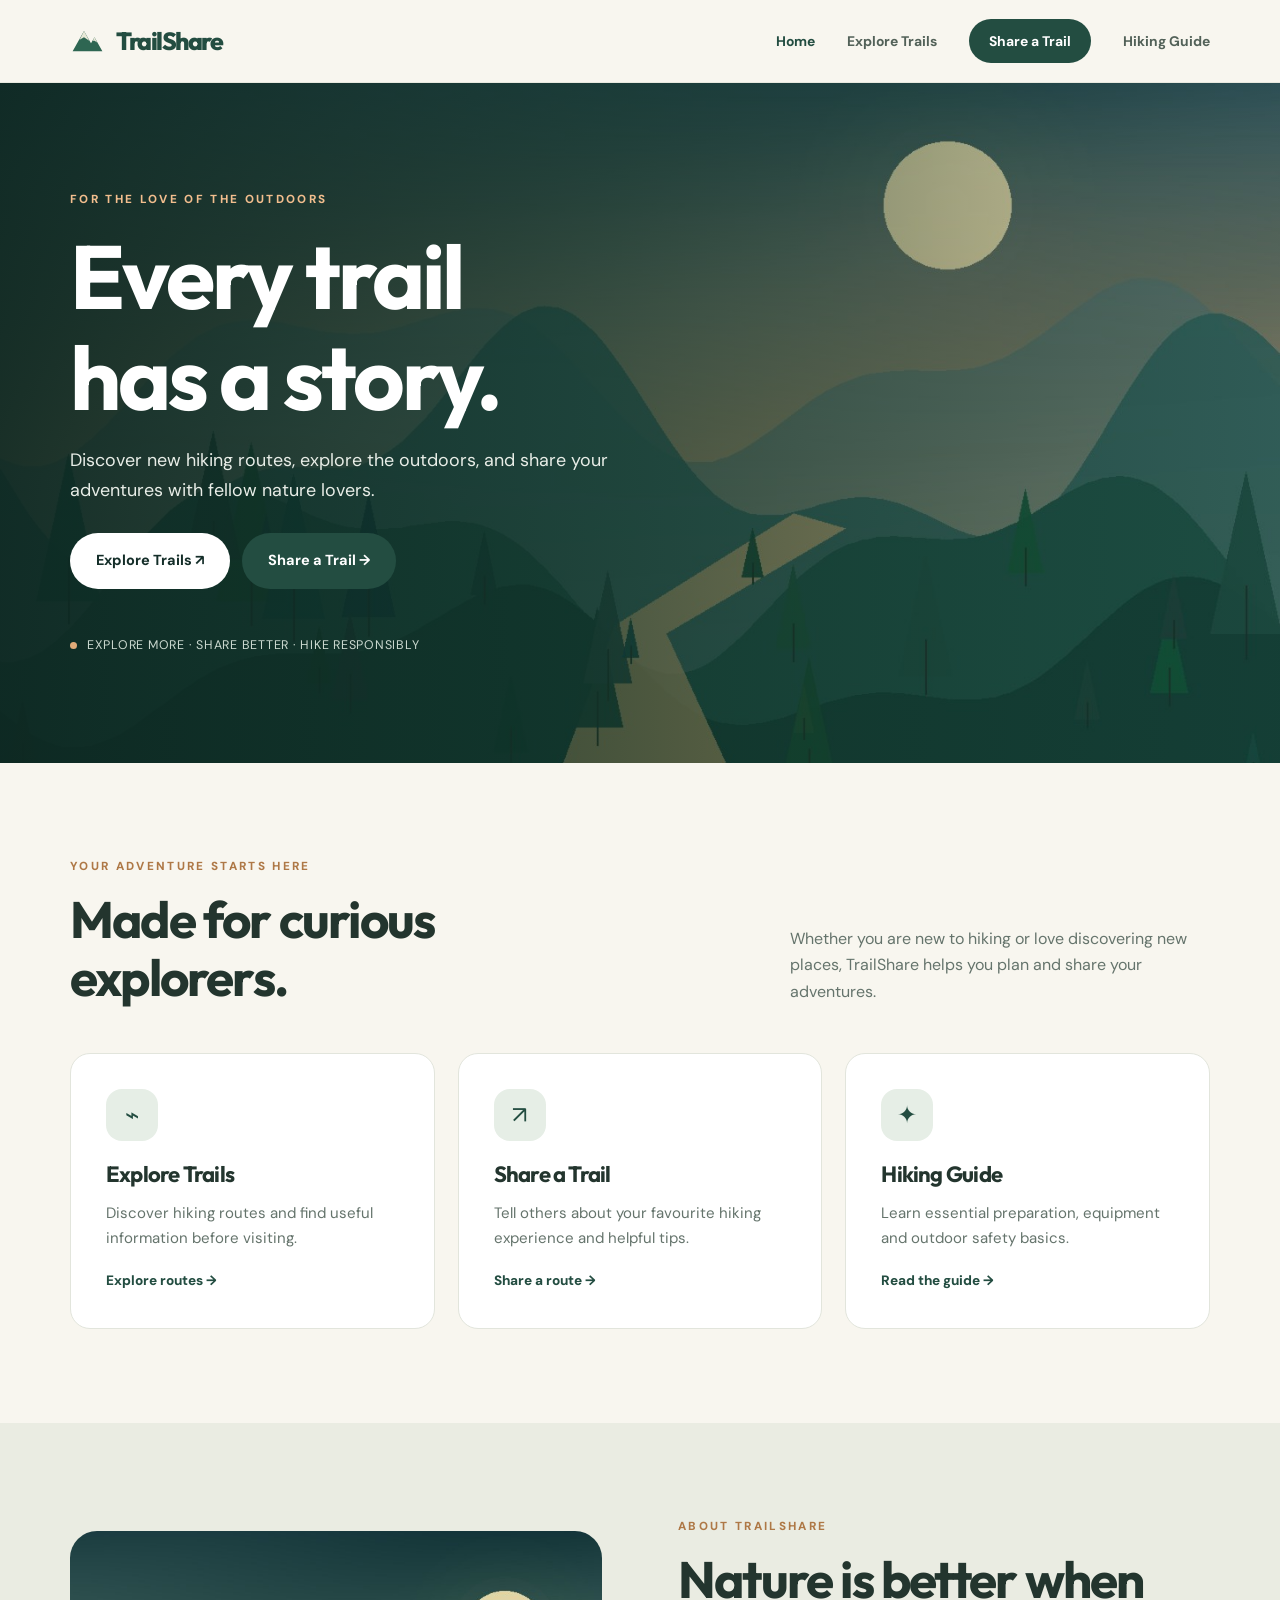
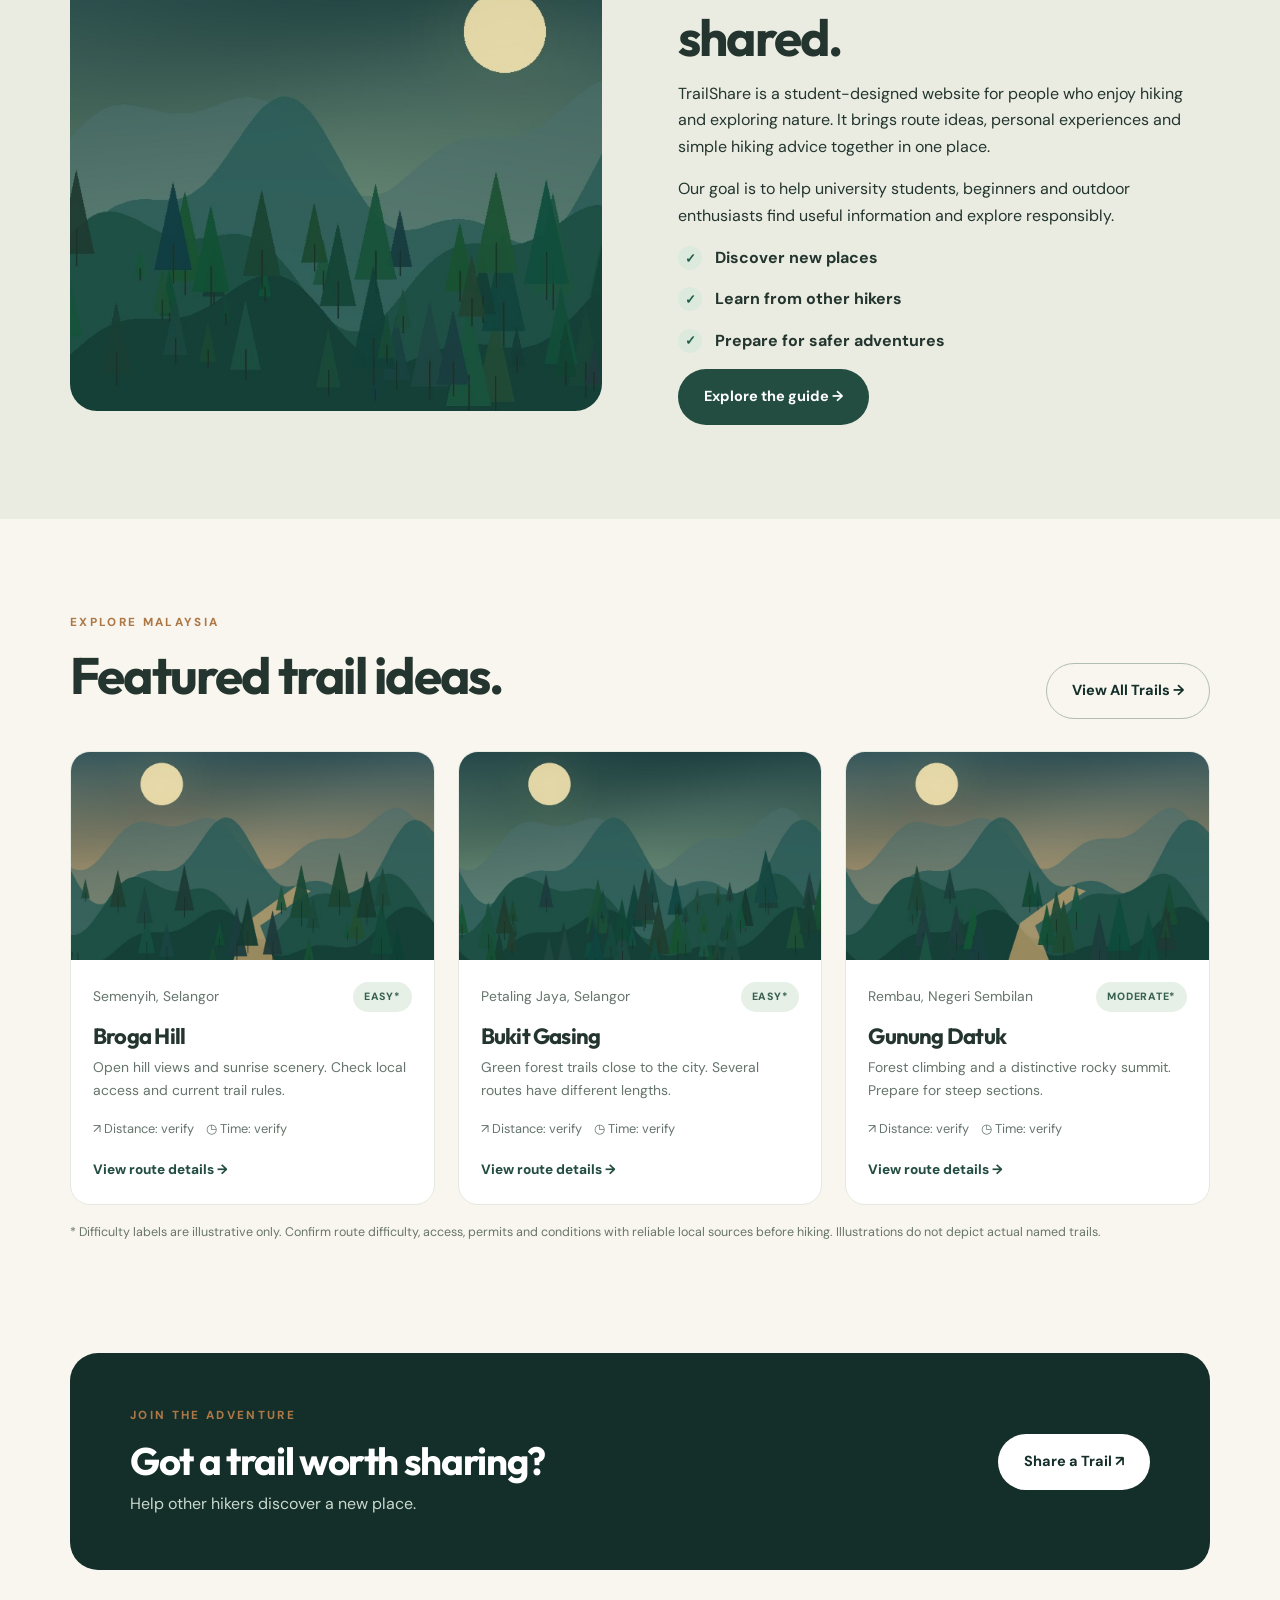
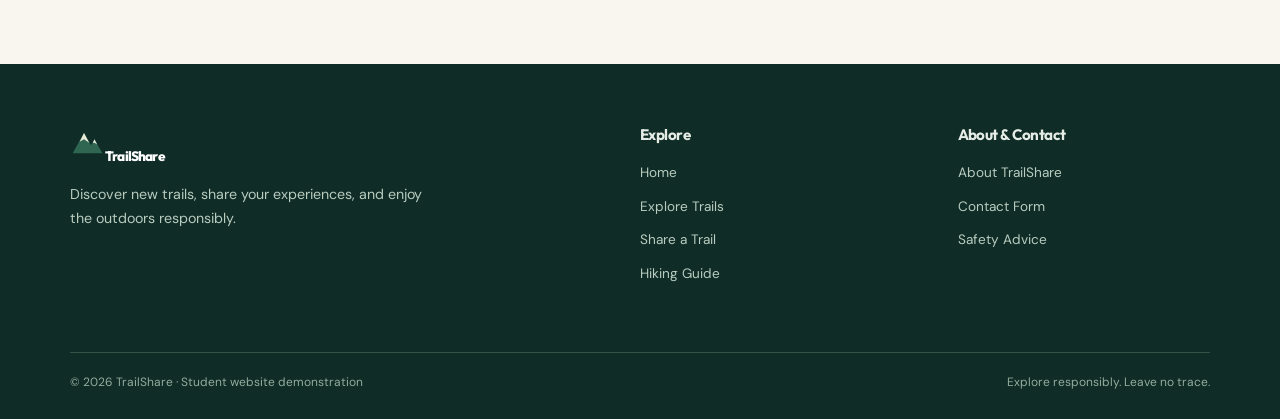
<file: index.html>
<!DOCTYPE html><html lang="en"><head><meta charset="UTF-8"><meta name="viewport" content="width=device-width, initial-scale=1.0"><meta name="description" content="Explore trail ideas and share adventures on TrailShare."><title>Home | TrailShare</title><link rel="stylesheet" href="css/style.css"></head><body><a class="skip" href="#main">Skip to content</a><header class="site-header"><div class="container nav-inner"><a class="brand" href="index.html" aria-label="TrailShare Home"><svg viewBox="0 0 40 40" fill="none" aria-hidden="true"><path d="M3 31 16 8l8 14 4-7 9 16H3Z" fill="#2e6652"/><path d="m11 18 5-10 6 11-6-4-5 3Z" fill="#e9e9d8"/><path d="m26 19 2-4 3 6-3-2-2 0Z" fill="#e9e9d8"/></svg>TrailShare</a><button class="nav-toggle" type="button" aria-expanded="false" aria-label="Toggle navigation">☰</button><nav class="nav-links" aria-label="Main navigation"><a href="index.html" class="active " aria-current="page">Home</a><a href="explore.html" class=" " >Explore Trails</a><a href="share.html" class=" nav-cta" >Share a Trail</a><a href="guide.html" class=" " >Hiking Guide</a></nav></div></header><main id="main"><section class="hero"><div class="container"><div class="hero-copy"><span class="eyebrow">For the love of the outdoors</span><h1>Every trail<br>has a story.</h1><p>Discover new hiking routes, explore the outdoors, and share your adventures with fellow nature lovers.</p><div class="actions"><a class="btn light" href="explore.html">Explore Trails ↗</a><a class="btn" href="share.html">Share a Trail →</a></div><div class="hero-meta"><span class="dot"></span>Explore more · Share better · Hike responsibly</div></div></div></section>
<section class="section"><div class="container"><span class="eyebrow">Your adventure starts here</span><div class="section-head"><h2>Made for curious<br>explorers.</h2><p class="muted">Whether you are new to hiking or love discovering new places, TrailShare helps you plan and share your adventures.</p></div><div class="feature-grid"><article class="feature"><span class="iconbox" aria-hidden="true">⌁</span><h3>Explore Trails</h3><p>Discover hiking routes and find useful information before visiting.</p><a class="textlink" href="explore.html">Explore routes →</a></article><article class="feature"><span class="iconbox" aria-hidden="true">↗</span><h3>Share a Trail</h3><p>Tell others about your favourite hiking experience and helpful tips.</p><a class="textlink" href="share.html">Share a route →</a></article><article class="feature"><span class="iconbox" aria-hidden="true">✦</span><h3>Hiking Guide</h3><p>Learn essential preparation, equipment and outdoor safety basics.</p><a class="textlink" href="guide.html">Read the guide →</a></article></div></div></section>
<section class="section soft" id="about"><div class="container split"><img src="images/forest.jpg" alt="Original illustrated green hiking forest" loading="lazy"><div><span class="eyebrow">About TrailShare</span><h2>Nature is better when shared.</h2><p>TrailShare is a student-designed website for people who enjoy hiking and exploring nature. It brings route ideas, personal experiences and simple hiking advice together in one place.</p><p>Our goal is to help university students, beginners and outdoor enthusiasts find useful information and explore responsibly.</p><div class="checkrow">Discover new places</div><div class="checkrow">Learn from other hikers</div><div class="checkrow">Prepare for safer adventures</div><a href="guide.html" class="btn">Explore the guide →</a></div></div></section>
<section class="section"><div class="container"><div class="section-head"><div><span class="eyebrow">Explore Malaysia</span><h2>Featured trail ideas.</h2></div><a href="explore.html" class="btn outline">View All Trails →</a></div><div class="trail-grid"><article class="trail-card" data-difficulty="easy"><img src="images/broga.jpg" alt="Illustrated mountain or forest scenery, not a photo of Broga Hill" loading="lazy"><div class="trail-body"><div class="trail-top"><span class="muted small">Semenyih, Selangor</span><span class="pill ">Easy*</span></div><h3>Broga Hill</h3><p class="muted small">Open hill views and sunrise scenery. Check local access and current trail rules.</p><div class="trail-facts"><span>↗ Distance: verify</span><span>◷ Time: verify</span></div><a class="textlink" href="explore.html#trail-1">View route details →</a></div></article><article class="trail-card" data-difficulty="easy"><img src="images/gasing.jpg" alt="Illustrated mountain or forest scenery, not a photo of Bukit Gasing" loading="lazy"><div class="trail-body"><div class="trail-top"><span class="muted small">Petaling Jaya, Selangor</span><span class="pill ">Easy*</span></div><h3>Bukit Gasing</h3><p class="muted small">Green forest trails close to the city. Several routes have different lengths.</p><div class="trail-facts"><span>↗ Distance: verify</span><span>◷ Time: verify</span></div><a class="textlink" href="explore.html#trail-2">View route details →</a></div></article><article class="trail-card" data-difficulty="moderate"><img src="images/datuk.jpg" alt="Illustrated mountain or forest scenery, not a photo of Gunung Datuk" loading="lazy"><div class="trail-body"><div class="trail-top"><span class="muted small">Rembau, Negeri Sembilan</span><span class="pill ">Moderate*</span></div><h3>Gunung Datuk</h3><p class="muted small">Forest climbing and a distinctive rocky summit. Prepare for steep sections.</p><div class="trail-facts"><span>↗ Distance: verify</span><span>◷ Time: verify</span></div><a class="textlink" href="explore.html#trail-3">View route details →</a></div></article></div><p class="note" style="margin-top:18px">* Difficulty labels are illustrative only. Confirm route difficulty, access, permits and conditions with reliable local sources before hiking. Illustrations do not depict actual named trails.</p></div></section>
<section class="section" style="padding-top:0"><div class="container"><div class="cta-band"><div><span class="eyebrow">Join the adventure</span><h2>Got a trail worth sharing?</h2><p>Help other hikers discover a new place.</p></div><a class="btn light" href="share.html">Share a Trail ↗</a></div></div></section></main><footer class="site-footer"><div class="container"><div class="footer-grid"><div><a class="brand" href="index.html"><svg viewBox="0 0 40 40" fill="none" aria-hidden="true"><path d="M3 31 16 8l8 14 4-7 9 16H3Z" fill="#2e6652"/><path d="m11 18 5-10 6 11-6-4-5 3Z" fill="#e9e9d8"/><path d="m26 19 2-4 3 6-3-2-2 0Z" fill="#e9e9d8"/></svg>TrailShare</a><p>Discover new trails, share your experiences, and enjoy the outdoors responsibly.</p></div><div><h4>Explore</h4><a href="index.html">Home</a><a href="explore.html">Explore Trails</a><a href="share.html">Share a Trail</a><a href="guide.html">Hiking Guide</a></div><div><h4>About & Contact</h4><a href="index.html#about">About TrailShare</a><a href="share.html#contact">Contact Form</a><a href="guide.html#safety">Safety Advice</a></div></div><div class="footer-base"><span>© 2026 TrailShare · Student website demonstration</span><span>Explore responsibly. Leave no trace.</span></div></div></footer><script src="js/main.js"></script></body></html>
</file>
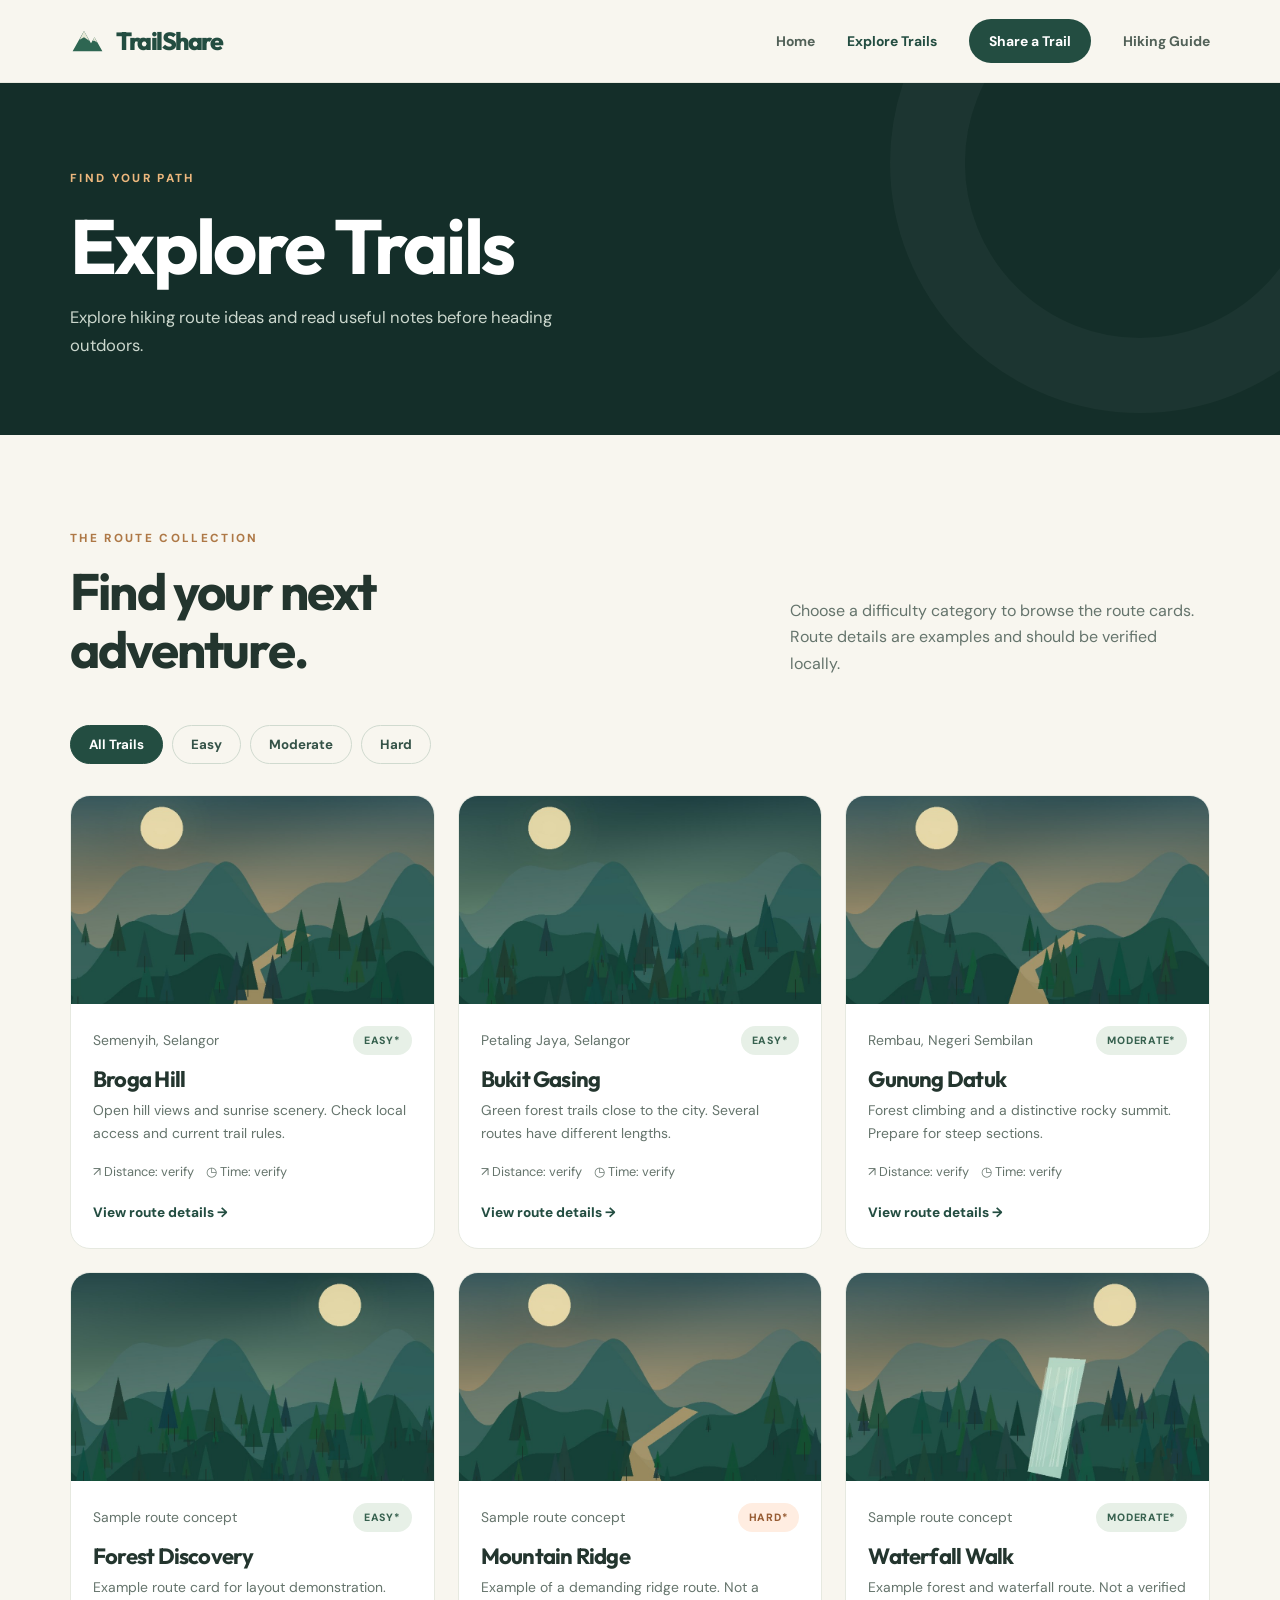
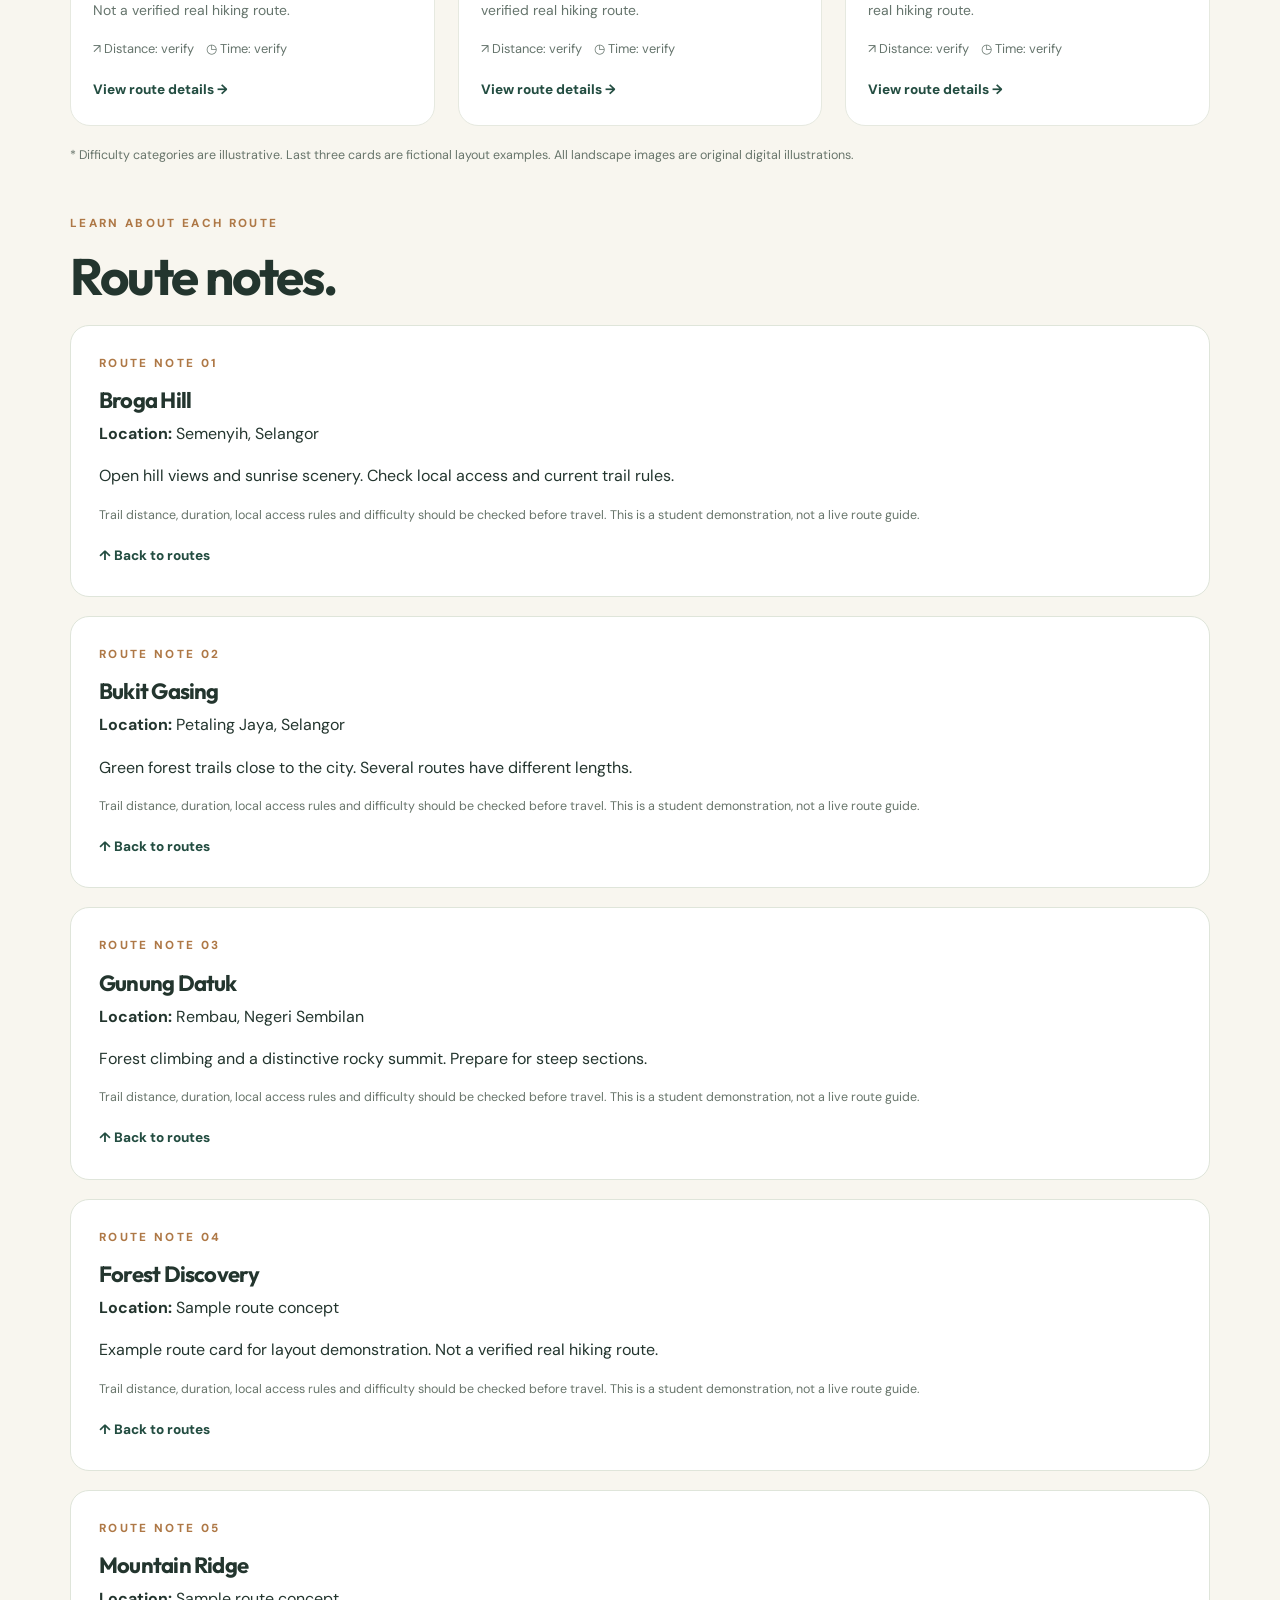
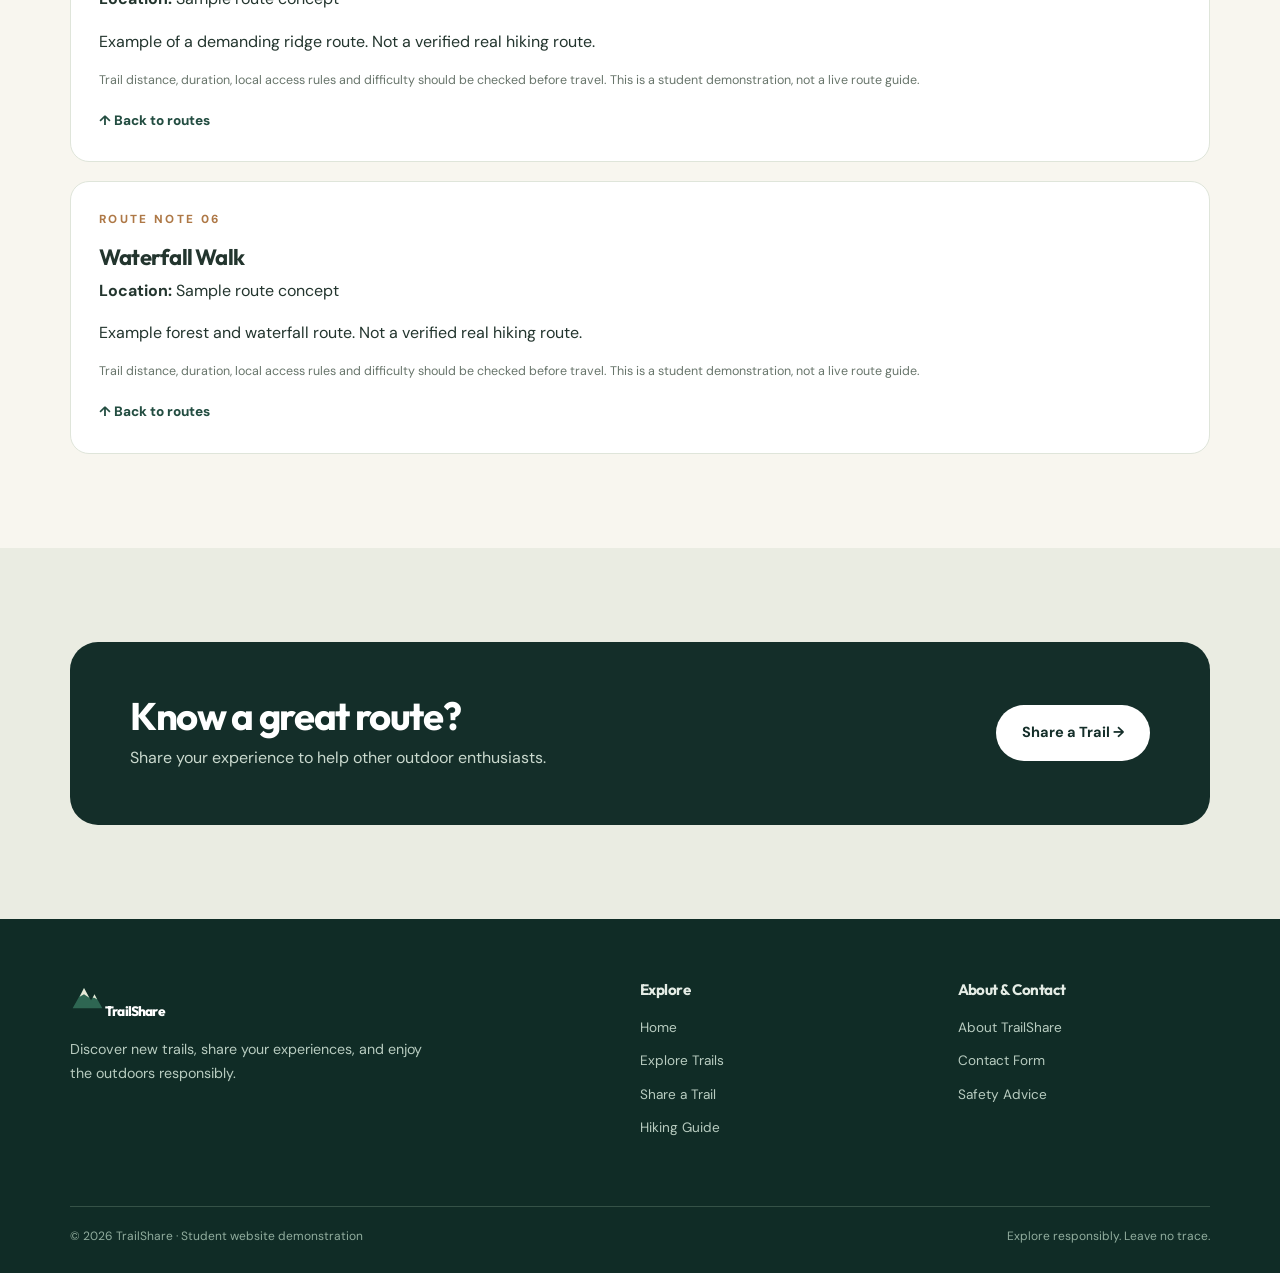
<file: explore.html>
<!DOCTYPE html><html lang="en"><head><meta charset="UTF-8"><meta name="viewport" content="width=device-width, initial-scale=1.0"><meta name="description" content="Browse hiking route cards and difficulty categories."><title>Explore Trails | TrailShare</title><link rel="stylesheet" href="css/style.css"></head><body><a class="skip" href="#main">Skip to content</a><header class="site-header"><div class="container nav-inner"><a class="brand" href="index.html" aria-label="TrailShare Home"><svg viewBox="0 0 40 40" fill="none" aria-hidden="true"><path d="M3 31 16 8l8 14 4-7 9 16H3Z" fill="#2e6652"/><path d="m11 18 5-10 6 11-6-4-5 3Z" fill="#e9e9d8"/><path d="m26 19 2-4 3 6-3-2-2 0Z" fill="#e9e9d8"/></svg>TrailShare</a><button class="nav-toggle" type="button" aria-expanded="false" aria-label="Toggle navigation">☰</button><nav class="nav-links" aria-label="Main navigation"><a href="index.html" class=" " >Home</a><a href="explore.html" class="active " aria-current="page">Explore Trails</a><a href="share.html" class=" nav-cta" >Share a Trail</a><a href="guide.html" class=" " >Hiking Guide</a></nav></div></header><main id="main"><section class="page-intro"><div class="container"><span class="eyebrow">Find your path</span><h1>Explore Trails</h1><p>Explore hiking route ideas and read useful notes before heading outdoors.</p></div></section><section class="section" id="routes"><div class="container"><span class="eyebrow">The route collection</span><div class="section-head"><h2>Find your next<br>adventure.</h2><p class="muted">Choose a difficulty category to browse the route cards. Route details are examples and should be verified locally.</p></div><div class="filterbar" role="group" aria-label="Filter routes by difficulty"><button type="button" class="filter-btn active" data-filter="all" aria-pressed="true">All Trails</button><button type="button" class="filter-btn " data-filter="easy" aria-pressed="false">Easy</button><button type="button" class="filter-btn " data-filter="moderate" aria-pressed="false">Moderate</button><button type="button" class="filter-btn " data-filter="hard" aria-pressed="false">Hard</button></div><div class="trail-grid"><article class="trail-card" data-difficulty="easy"><img src="images/broga.jpg" alt="Illustrated mountain or forest scenery, not a photo of Broga Hill" loading="lazy"><div class="trail-body"><div class="trail-top"><span class="muted small">Semenyih, Selangor</span><span class="pill ">Easy*</span></div><h3>Broga Hill</h3><p class="muted small">Open hill views and sunrise scenery. Check local access and current trail rules.</p><div class="trail-facts"><span>↗ Distance: verify</span><span>◷ Time: verify</span></div><a class="textlink" href="explore.html#trail-1">View route details →</a></div></article><article class="trail-card" data-difficulty="easy"><img src="images/gasing.jpg" alt="Illustrated mountain or forest scenery, not a photo of Bukit Gasing" loading="lazy"><div class="trail-body"><div class="trail-top"><span class="muted small">Petaling Jaya, Selangor</span><span class="pill ">Easy*</span></div><h3>Bukit Gasing</h3><p class="muted small">Green forest trails close to the city. Several routes have different lengths.</p><div class="trail-facts"><span>↗ Distance: verify</span><span>◷ Time: verify</span></div><a class="textlink" href="explore.html#trail-2">View route details →</a></div></article><article class="trail-card" data-difficulty="moderate"><img src="images/datuk.jpg" alt="Illustrated mountain or forest scenery, not a photo of Gunung Datuk" loading="lazy"><div class="trail-body"><div class="trail-top"><span class="muted small">Rembau, Negeri Sembilan</span><span class="pill ">Moderate*</span></div><h3>Gunung Datuk</h3><p class="muted small">Forest climbing and a distinctive rocky summit. Prepare for steep sections.</p><div class="trail-facts"><span>↗ Distance: verify</span><span>◷ Time: verify</span></div><a class="textlink" href="explore.html#trail-3">View route details →</a></div></article><article class="trail-card" data-difficulty="easy"><img src="images/forest.jpg" alt="Illustrated mountain or forest scenery, not a photo of Forest Discovery" loading="lazy"><div class="trail-body"><div class="trail-top"><span class="muted small">Sample route concept</span><span class="pill ">Easy*</span></div><h3>Forest Discovery</h3><p class="muted small">Example route card for layout demonstration. Not a verified real hiking route.</p><div class="trail-facts"><span>↗ Distance: verify</span><span>◷ Time: verify</span></div><a class="textlink" href="explore.html#trail-4">View route details →</a></div></article><article class="trail-card" data-difficulty="hard"><img src="images/ridge.jpg" alt="Illustrated mountain or forest scenery, not a photo of Mountain Ridge" loading="lazy"><div class="trail-body"><div class="trail-top"><span class="muted small">Sample route concept</span><span class="pill advanced">Hard*</span></div><h3>Mountain Ridge</h3><p class="muted small">Example of a demanding ridge route. Not a verified real hiking route.</p><div class="trail-facts"><span>↗ Distance: verify</span><span>◷ Time: verify</span></div><a class="textlink" href="explore.html#trail-5">View route details →</a></div></article><article class="trail-card" data-difficulty="moderate"><img src="images/waterfall.jpg" alt="Illustrated mountain or forest scenery, not a photo of Waterfall Walk" loading="lazy"><div class="trail-body"><div class="trail-top"><span class="muted small">Sample route concept</span><span class="pill ">Moderate*</span></div><h3>Waterfall Walk</h3><p class="muted small">Example forest and waterfall route. Not a verified real hiking route.</p><div class="trail-facts"><span>↗ Distance: verify</span><span>◷ Time: verify</span></div><a class="textlink" href="explore.html#trail-6">View route details →</a></div></article></div><p class="note" style="margin-top:20px">* Difficulty categories are illustrative. Last three cards are fictional layout examples. All landscape images are original digital illustrations.</p><div class="spacer32"></div><span class="eyebrow">Learn about each route</span><h2>Route notes.</h2><section class="detail" id="trail-1"><span class="eyebrow">Route note 01</span><h3>Broga Hill</h3><p><strong>Location:</strong> Semenyih, Selangor</p><p>Open hill views and sunrise scenery. Check local access and current trail rules.</p><p class="note">Trail distance, duration, local access rules and difficulty should be checked before travel. This is a student demonstration, not a live route guide.</p><a class="textlink" href="#routes">↑ Back to routes</a></section><section class="detail" id="trail-2"><span class="eyebrow">Route note 02</span><h3>Bukit Gasing</h3><p><strong>Location:</strong> Petaling Jaya, Selangor</p><p>Green forest trails close to the city. Several routes have different lengths.</p><p class="note">Trail distance, duration, local access rules and difficulty should be checked before travel. This is a student demonstration, not a live route guide.</p><a class="textlink" href="#routes">↑ Back to routes</a></section><section class="detail" id="trail-3"><span class="eyebrow">Route note 03</span><h3>Gunung Datuk</h3><p><strong>Location:</strong> Rembau, Negeri Sembilan</p><p>Forest climbing and a distinctive rocky summit. Prepare for steep sections.</p><p class="note">Trail distance, duration, local access rules and difficulty should be checked before travel. This is a student demonstration, not a live route guide.</p><a class="textlink" href="#routes">↑ Back to routes</a></section><section class="detail" id="trail-4"><span class="eyebrow">Route note 04</span><h3>Forest Discovery</h3><p><strong>Location:</strong> Sample route concept</p><p>Example route card for layout demonstration. Not a verified real hiking route.</p><p class="note">Trail distance, duration, local access rules and difficulty should be checked before travel. This is a student demonstration, not a live route guide.</p><a class="textlink" href="#routes">↑ Back to routes</a></section><section class="detail" id="trail-5"><span class="eyebrow">Route note 05</span><h3>Mountain Ridge</h3><p><strong>Location:</strong> Sample route concept</p><p>Example of a demanding ridge route. Not a verified real hiking route.</p><p class="note">Trail distance, duration, local access rules and difficulty should be checked before travel. This is a student demonstration, not a live route guide.</p><a class="textlink" href="#routes">↑ Back to routes</a></section><section class="detail" id="trail-6"><span class="eyebrow">Route note 06</span><h3>Waterfall Walk</h3><p><strong>Location:</strong> Sample route concept</p><p>Example forest and waterfall route. Not a verified real hiking route.</p><p class="note">Trail distance, duration, local access rules and difficulty should be checked before travel. This is a student demonstration, not a live route guide.</p><a class="textlink" href="#routes">↑ Back to routes</a></section></div></section><section class="section soft"><div class="container"><div class="cta-band"><div><h2>Know a great route?</h2><p>Share your experience to help other outdoor enthusiasts.</p></div><a href="share.html" class="btn light">Share a Trail →</a></div></div></section></main><footer class="site-footer"><div class="container"><div class="footer-grid"><div><a class="brand" href="index.html"><svg viewBox="0 0 40 40" fill="none" aria-hidden="true"><path d="M3 31 16 8l8 14 4-7 9 16H3Z" fill="#2e6652"/><path d="m11 18 5-10 6 11-6-4-5 3Z" fill="#e9e9d8"/><path d="m26 19 2-4 3 6-3-2-2 0Z" fill="#e9e9d8"/></svg>TrailShare</a><p>Discover new trails, share your experiences, and enjoy the outdoors responsibly.</p></div><div><h4>Explore</h4><a href="index.html">Home</a><a href="explore.html">Explore Trails</a><a href="share.html">Share a Trail</a><a href="guide.html">Hiking Guide</a></div><div><h4>About & Contact</h4><a href="index.html#about">About TrailShare</a><a href="share.html#contact">Contact Form</a><a href="guide.html#safety">Safety Advice</a></div></div><div class="footer-base"><span>© 2026 TrailShare · Student website demonstration</span><span>Explore responsibly. Leave no trace.</span></div></div></footer><script src="js/main.js"></script></body></html>
</file>
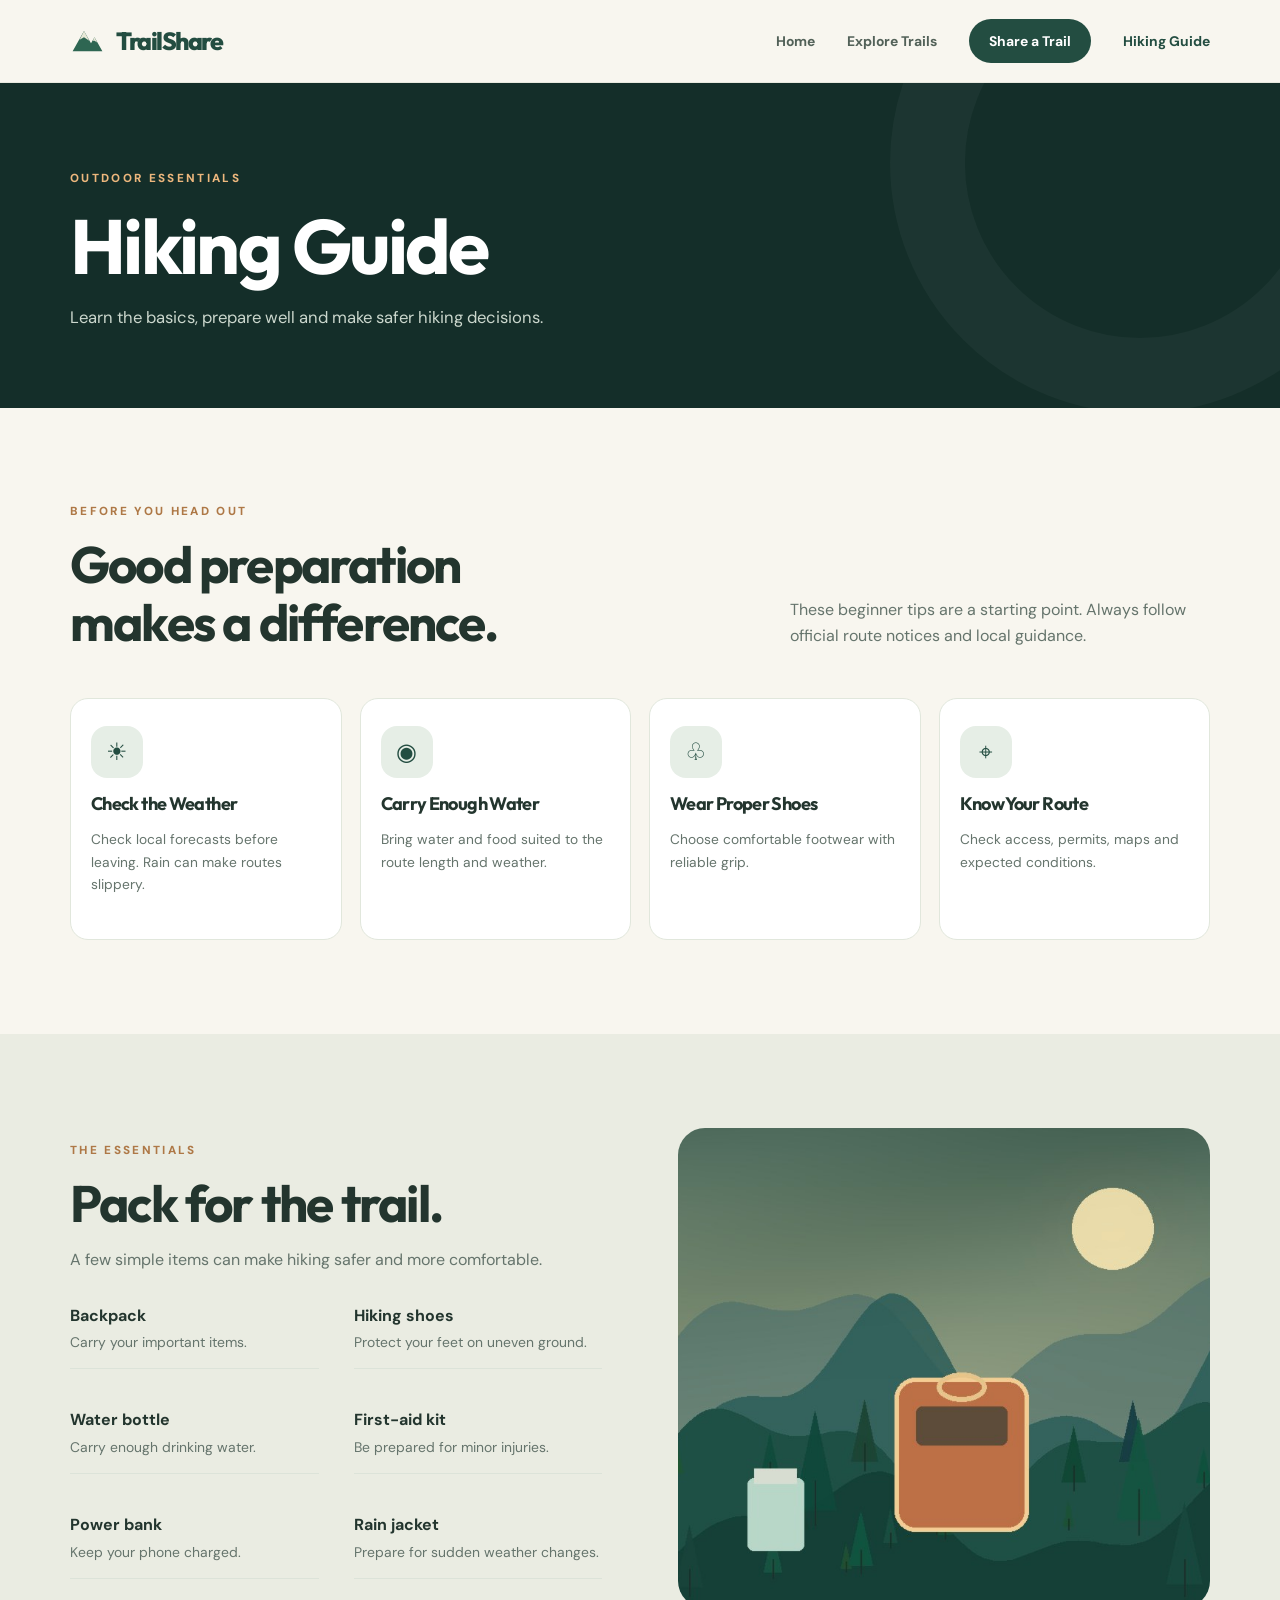
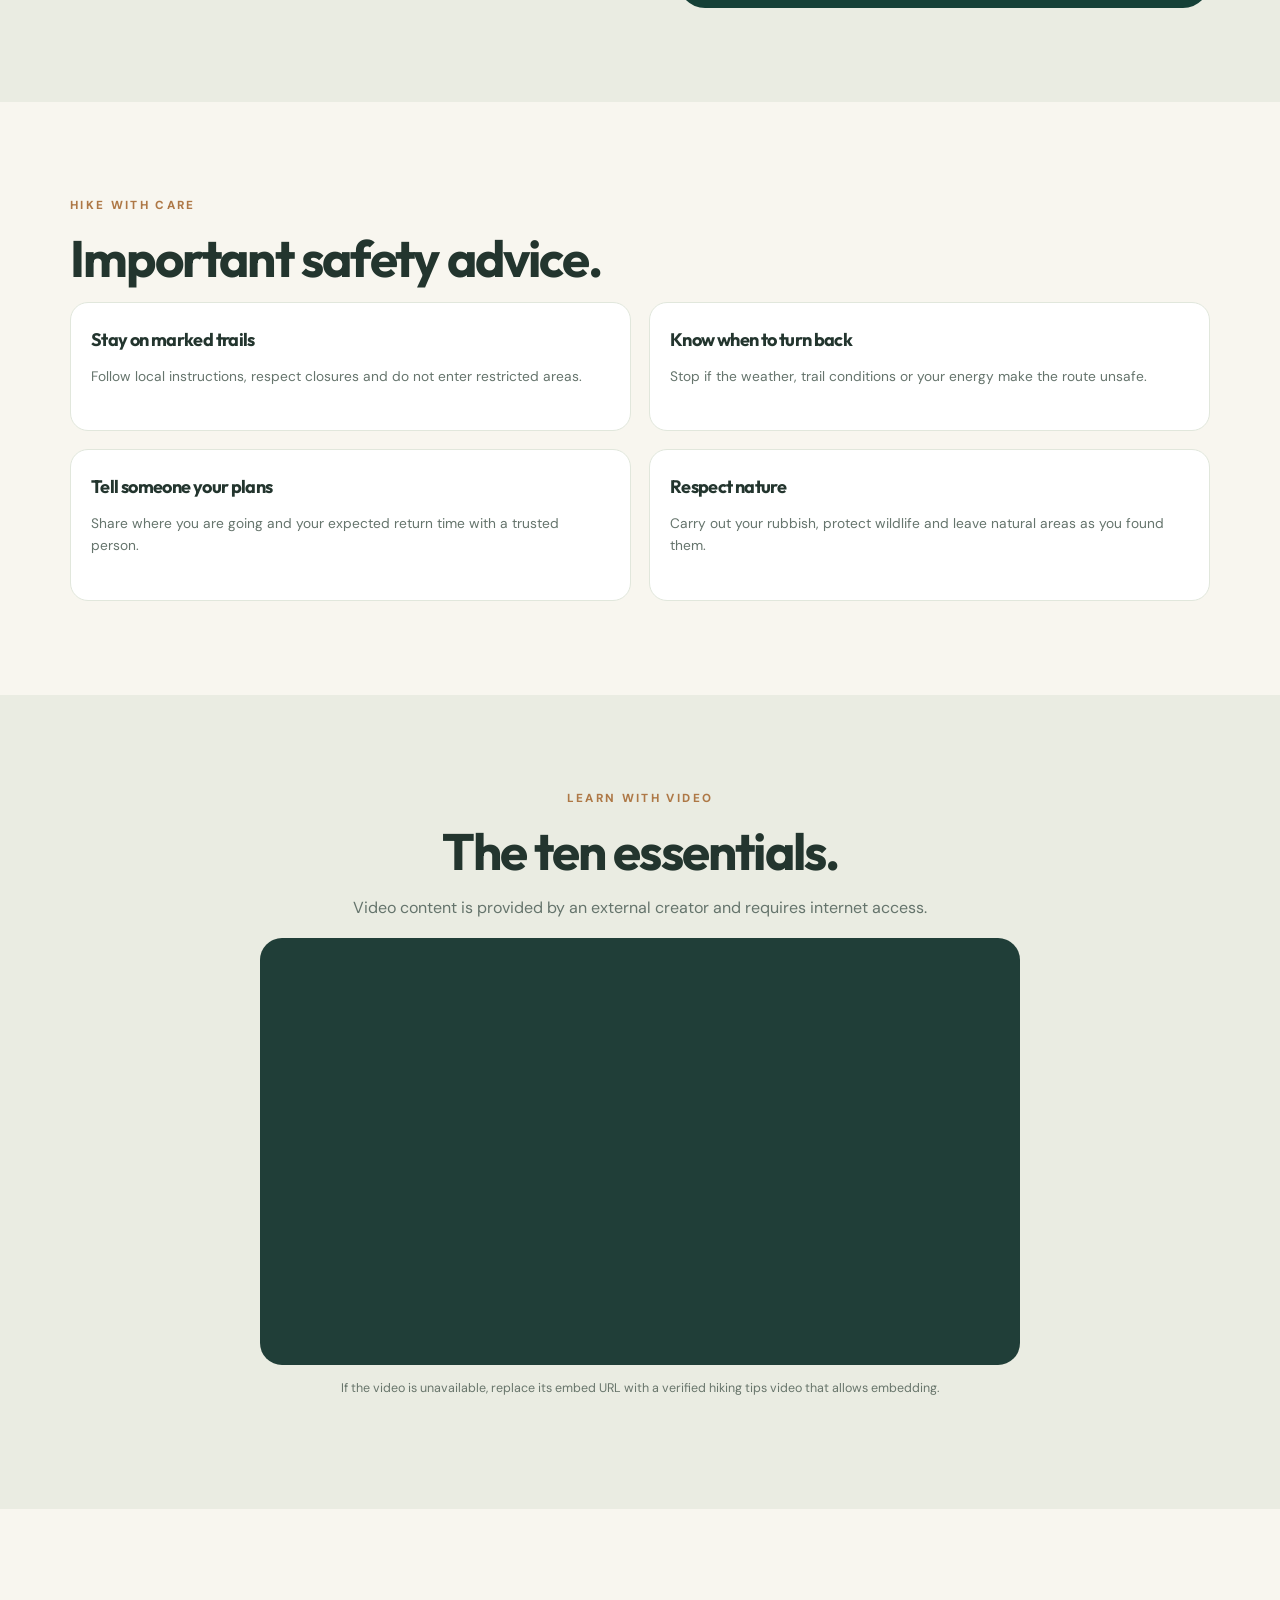
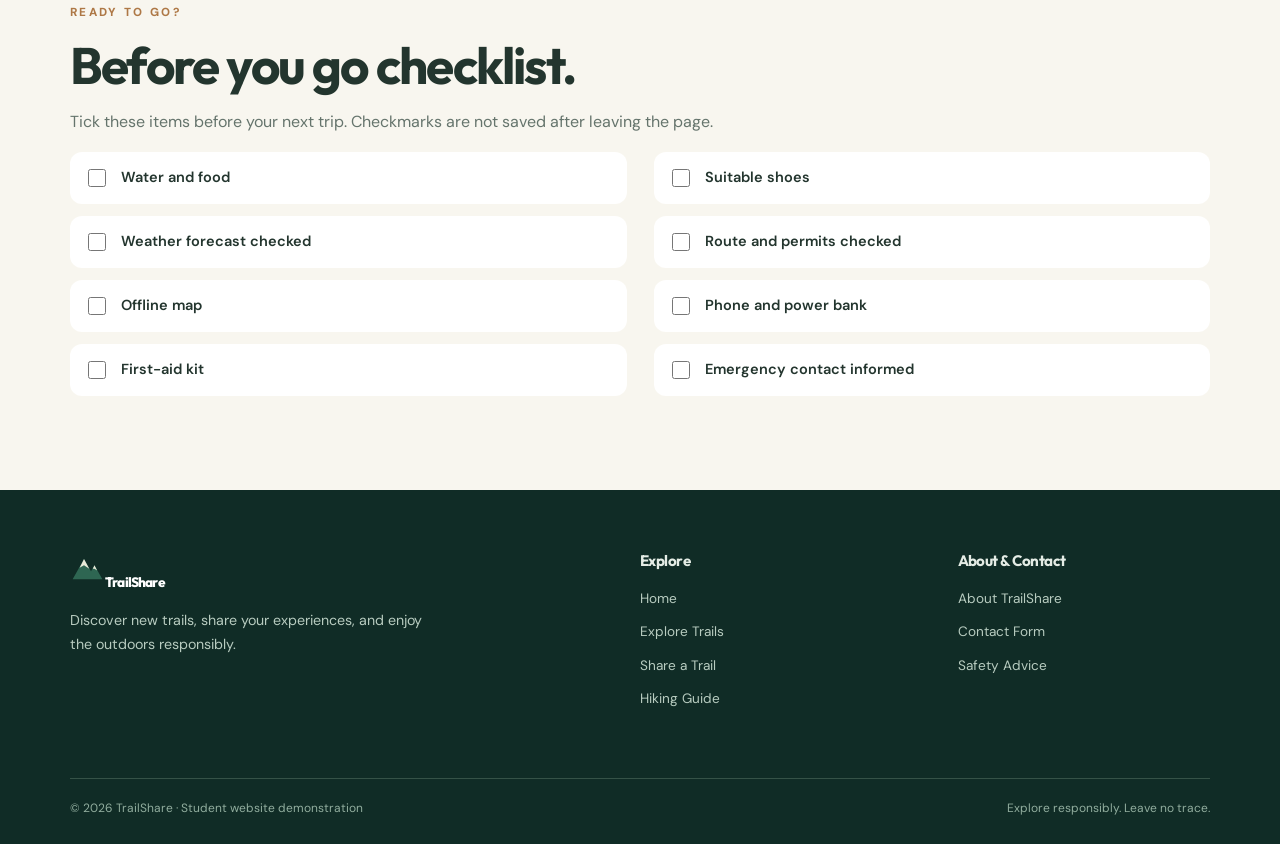
<file: guide.html>
<!DOCTYPE html><html lang="en"><head><meta charset="UTF-8"><meta name="viewport" content="width=device-width, initial-scale=1.0"><meta name="description" content="Hiking preparation, equipment, safety and video guide."><title>Hiking Guide | TrailShare</title><link rel="stylesheet" href="css/style.css"></head><body><a class="skip" href="#main">Skip to content</a><header class="site-header"><div class="container nav-inner"><a class="brand" href="index.html" aria-label="TrailShare Home"><svg viewBox="0 0 40 40" fill="none" aria-hidden="true"><path d="M3 31 16 8l8 14 4-7 9 16H3Z" fill="#2e6652"/><path d="m11 18 5-10 6 11-6-4-5 3Z" fill="#e9e9d8"/><path d="m26 19 2-4 3 6-3-2-2 0Z" fill="#e9e9d8"/></svg>TrailShare</a><button class="nav-toggle" type="button" aria-expanded="false" aria-label="Toggle navigation">☰</button><nav class="nav-links" aria-label="Main navigation"><a href="index.html" class=" " >Home</a><a href="explore.html" class=" " >Explore Trails</a><a href="share.html" class=" nav-cta" >Share a Trail</a><a href="guide.html" class="active " aria-current="page">Hiking Guide</a></nav></div></header><main id="main"><section class="page-intro"><div class="container"><span class="eyebrow">Outdoor essentials</span><h1>Hiking Guide</h1><p>Learn the basics, prepare well and make safer hiking decisions.</p></div></section><section class="section"><div class="container"><span class="eyebrow">Before you head out</span><div class="section-head"><h2>Good preparation<br>makes a difference.</h2><p class="muted">These beginner tips are a starting point. Always follow official route notices and local guidance.</p></div><div class="guide-tiles"><article class="guide-tile"><span class="iconbox" aria-hidden="true">☀</span><h3>Check the Weather</h3><p>Check local forecasts before leaving. Rain can make routes slippery.</p></article><article class="guide-tile"><span class="iconbox" aria-hidden="true">◉</span><h3>Carry Enough Water</h3><p>Bring water and food suited to the route length and weather.</p></article><article class="guide-tile"><span class="iconbox" aria-hidden="true">♧</span><h3>Wear Proper Shoes</h3><p>Choose comfortable footwear with reliable grip.</p></article><article class="guide-tile"><span class="iconbox" aria-hidden="true">⌖</span><h3>Know Your Route</h3><p>Check access, permits, maps and expected conditions.</p></article></div></div></section><section class="section soft"><div class="container split"><div><span class="eyebrow">The essentials</span><h2>Pack for the trail.</h2><p class="muted">A few simple items can make hiking safer and more comfortable.</p><div class="equipment-list"><p><strong>Backpack</strong><br><span class="small muted">Carry your important items.</span></p><p><strong>Hiking shoes</strong><br><span class="small muted">Protect your feet on uneven ground.</span></p><p><strong>Water bottle</strong><br><span class="small muted">Carry enough drinking water.</span></p><p><strong>First-aid kit</strong><br><span class="small muted">Be prepared for minor injuries.</span></p><p><strong>Power bank</strong><br><span class="small muted">Keep your phone charged.</span></p><p><strong>Rain jacket</strong><br><span class="small muted">Prepare for sudden weather changes.</span></p></div></div><img src="images/equipment.jpg" alt="Original artwork showing a hiking pack and water bottle" loading="lazy"></div></section><section class="section" id="safety"><div class="container"><span class="eyebrow">Hike with care</span><h2>Important safety advice.</h2><div class="guide-tiles safety-grid"><article class="guide-tile"><h3>Stay on marked trails</h3><p>Follow local instructions, respect closures and do not enter restricted areas.</p></article><article class="guide-tile"><h3>Know when to turn back</h3><p>Stop if the weather, trail conditions or your energy make the route unsafe.</p></article><article class="guide-tile"><h3>Tell someone your plans</h3><p>Share where you are going and your expected return time with a trusted person.</p></article><article class="guide-tile"><h3>Respect nature</h3><p>Carry out your rubbish, protect wildlife and leave natural areas as you found them.</p></article></div></div></section><section class="section soft"><div class="container" style="text-align:center"><span class="eyebrow">Learn with video</span><h2>The ten essentials.</h2><p class="muted">Video content is provided by an external creator and requires internet access.</p><div class="video-frame"><iframe src="https://www.youtube-nocookie.com/embed/J-Ae6OKjb6I" title="What Are The Ten Essentials? by REI (external YouTube embed)" loading="lazy" allow="accelerometer; autoplay; clipboard-write; encrypted-media; gyroscope; picture-in-picture; web-share" referrerpolicy="strict-origin-when-cross-origin" allowfullscreen></iframe></div><p class="note" style="margin-top:14px">If the video is unavailable, replace its embed URL with a verified hiking tips video that allows embedding.</p></div></section><section class="section"><div class="container"><span class="eyebrow">Ready to go?</span><h2>Before you go checklist.</h2><p class="muted">Tick these items before your next trip. Checkmarks are not saved after leaving the page.</p><div class="checklist"><label><input type="checkbox"> Water and food</label><label><input type="checkbox"> Suitable shoes</label><label><input type="checkbox"> Weather forecast checked</label><label><input type="checkbox"> Route and permits checked</label><label><input type="checkbox"> Offline map</label><label><input type="checkbox"> Phone and power bank</label><label><input type="checkbox"> First-aid kit</label><label><input type="checkbox"> Emergency contact informed</label></div></div></section></main><footer class="site-footer"><div class="container"><div class="footer-grid"><div><a class="brand" href="index.html"><svg viewBox="0 0 40 40" fill="none" aria-hidden="true"><path d="M3 31 16 8l8 14 4-7 9 16H3Z" fill="#2e6652"/><path d="m11 18 5-10 6 11-6-4-5 3Z" fill="#e9e9d8"/><path d="m26 19 2-4 3 6-3-2-2 0Z" fill="#e9e9d8"/></svg>TrailShare</a><p>Discover new trails, share your experiences, and enjoy the outdoors responsibly.</p></div><div><h4>Explore</h4><a href="index.html">Home</a><a href="explore.html">Explore Trails</a><a href="share.html">Share a Trail</a><a href="guide.html">Hiking Guide</a></div><div><h4>About & Contact</h4><a href="index.html#about">About TrailShare</a><a href="share.html#contact">Contact Form</a><a href="guide.html#safety">Safety Advice</a></div></div><div class="footer-base"><span>© 2026 TrailShare · Student website demonstration</span><span>Explore responsibly. Leave no trace.</span></div></div></footer><script src="js/main.js"></script></body></html>
</file>
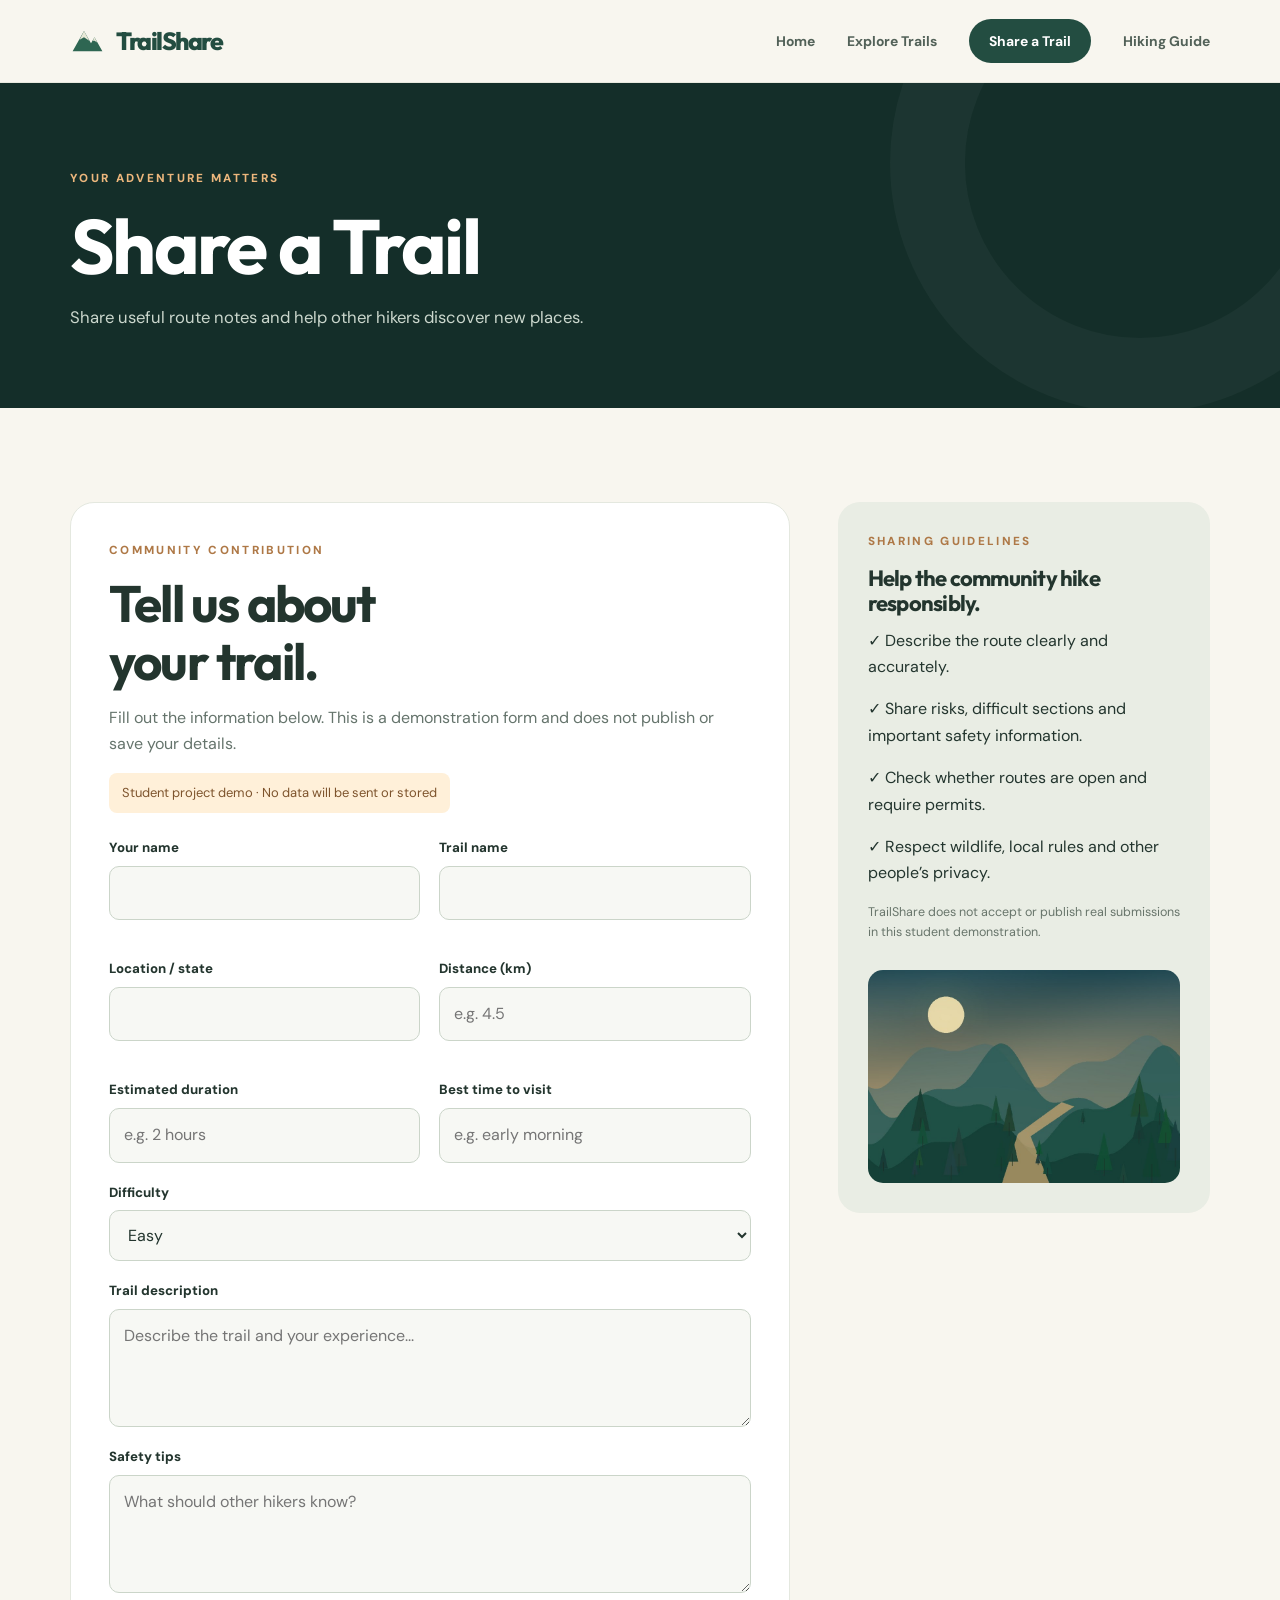
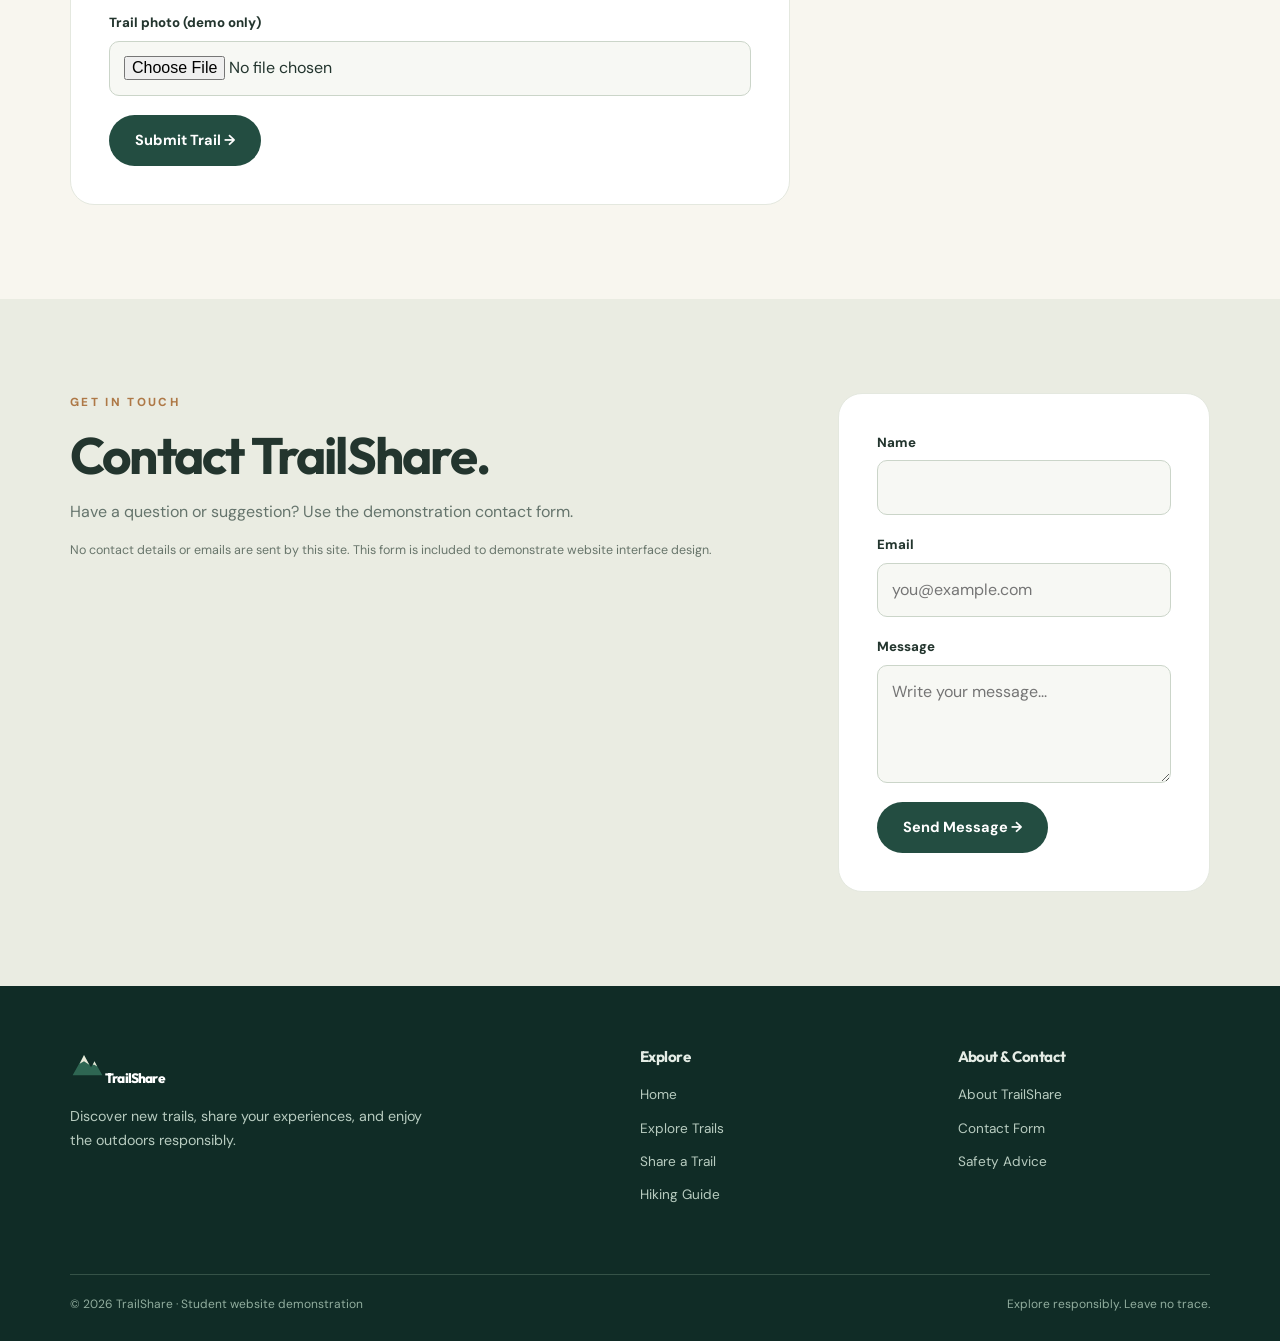
<file: share.html>
<!DOCTYPE html><html lang="en"><head><meta charset="UTF-8"><meta name="viewport" content="width=device-width, initial-scale=1.0"><meta name="description" content="Demo form for sharing hiking route ideas and contact."><title>Share a Trail | TrailShare</title><link rel="stylesheet" href="css/style.css"></head><body><a class="skip" href="#main">Skip to content</a><header class="site-header"><div class="container nav-inner"><a class="brand" href="index.html" aria-label="TrailShare Home"><svg viewBox="0 0 40 40" fill="none" aria-hidden="true"><path d="M3 31 16 8l8 14 4-7 9 16H3Z" fill="#2e6652"/><path d="m11 18 5-10 6 11-6-4-5 3Z" fill="#e9e9d8"/><path d="m26 19 2-4 3 6-3-2-2 0Z" fill="#e9e9d8"/></svg>TrailShare</a><button class="nav-toggle" type="button" aria-expanded="false" aria-label="Toggle navigation">☰</button><nav class="nav-links" aria-label="Main navigation"><a href="index.html" class=" " >Home</a><a href="explore.html" class=" " >Explore Trails</a><a href="share.html" class="active nav-cta" aria-current="page">Share a Trail</a><a href="guide.html" class=" " >Hiking Guide</a></nav></div></header><main id="main"><section class="page-intro"><div class="container"><span class="eyebrow">Your adventure matters</span><h1>Share a Trail</h1><p>Share useful route notes and help other hikers discover new places.</p></div></section><section class="section"><div class="container info-grid"><div class="form-panel"><span class="eyebrow">Community contribution</span><h2>Tell us about<br>your trail.</h2><p class="muted">Fill out the information below. This is a demonstration form and does not publish or save your details.</p><div class="status">Student project demo · No data will be sent or stored</div><form data-demo><div class="field-grid"><div class="field"><label for="your-name">Your name</label><input id="your-name" name="your-name" type="text" placeholder="" required></div><div class="field"><label for="trail-name">Trail name</label><input id="trail-name" name="trail-name" type="text" placeholder="" required></div><div class="field"><label for="location">Location / state</label><input id="location" name="location" type="text" placeholder="" required></div><div class="field"><label for="distance">Distance (km)</label><input id="distance" name="distance" type="number" placeholder="e.g. 4.5" ></div><div class="field"><label for="duration">Estimated duration</label><input id="duration" name="duration" type="text" placeholder="e.g. 2 hours" ></div><div class="field"><label for="best-time">Best time to visit</label><input id="best-time" name="best-time" type="text" placeholder="e.g. early morning" ></div></div><div class="field"><label for="difficulty">Difficulty</label><select id="difficulty" name="difficulty"><option>Easy</option><option>Moderate</option><option>Hard</option><option>Not sure</option></select></div><div class="field"><label for="description">Trail description</label><textarea id="description" name="description" required placeholder="Describe the trail and your experience..."></textarea></div><div class="field"><label for="safety">Safety tips</label><textarea id="safety" name="safety" placeholder="What should other hikers know?"></textarea></div><div class="field"><label for="photo">Trail photo (demo only)</label><input type="file" id="photo" name="photo" accept="image/*"></div><button class="btn" type="submit">Submit Trail →</button><p class="form-message" role="status"></p></form></div><aside class="aside-panel"><span class="eyebrow">Sharing guidelines</span><h3>Help the community hike responsibly.</h3><p>✓ Describe the route clearly and accurately.</p><p>✓ Share risks, difficult sections and important safety information.</p><p>✓ Check whether routes are open and require permits.</p><p>✓ Respect wildlife, local rules and other people’s privacy.</p><p class="note">TrailShare does not accept or publish real submissions in this student demonstration.</p><img src="images/ridge.jpg" alt="Original illustrated mountain ridge" style="margin-top:27px;border-radius:15px" loading="lazy"></aside></div></section><section class="section soft" id="contact"><div class="container info-grid"><div><span class="eyebrow">Get in touch</span><h2>Contact TrailShare.</h2><p class="muted">Have a question or suggestion? Use the demonstration contact form.</p><p class="note">No contact details or emails are sent by this site. This form is included to demonstrate website interface design.</p></div><div class="form-panel"><form data-demo><div class="field"><label for="contact-name">Name</label><input id="contact-name" name="contact-name" type="text" placeholder="" required></div><div class="field"><label for="contact-email">Email</label><input id="contact-email" name="contact-email" type="email" placeholder="you@example.com" required></div><div class="field"><label for="contact-message">Message</label><textarea id="contact-message" name="message" required placeholder="Write your message..."></textarea></div><button class="btn" type="submit">Send Message →</button><p class="form-message" role="status"></p></form></div></div></section></main><footer class="site-footer"><div class="container"><div class="footer-grid"><div><a class="brand" href="index.html"><svg viewBox="0 0 40 40" fill="none" aria-hidden="true"><path d="M3 31 16 8l8 14 4-7 9 16H3Z" fill="#2e6652"/><path d="m11 18 5-10 6 11-6-4-5 3Z" fill="#e9e9d8"/><path d="m26 19 2-4 3 6-3-2-2 0Z" fill="#e9e9d8"/></svg>TrailShare</a><p>Discover new trails, share your experiences, and enjoy the outdoors responsibly.</p></div><div><h4>Explore</h4><a href="index.html">Home</a><a href="explore.html">Explore Trails</a><a href="share.html">Share a Trail</a><a href="guide.html">Hiking Guide</a></div><div><h4>About & Contact</h4><a href="index.html#about">About TrailShare</a><a href="share.html#contact">Contact Form</a><a href="guide.html#safety">Safety Advice</a></div></div><div class="footer-base"><span>© 2026 TrailShare · Student website demonstration</span><span>Explore responsibly. Leave no trace.</span></div></div></footer><script src="js/main.js"></script></body></html>
</file>
<file: css/style.css>
@import url('https://fonts.googleapis.com/css2?family=DM+Sans:wght@400;500;600;700&family=Outfit:wght@400;500;600;700;800&display=swap');
:root{--forest:#234d41;--deep:#142e29;--cream:#f8f6ef;--sand:#e8e7dc;--orange:#d08b4e;--ink:#23352e;--muted:#65746c;--white:#fff;--shadow:0 18px 50px rgba(24,55,42,.1);--radius:20px}*{box-sizing:border-box}html{scroll-behavior:smooth}body{margin:0;background:var(--cream);color:var(--ink);font-family:'DM Sans',Arial,sans-serif;line-height:1.65}h1,h2,h3,h4{font-family:Outfit,Arial,sans-serif;line-height:1.13;margin:0 0 14px;letter-spacing:-.035em}h1{font-size:clamp(3.1rem,7vw,6.6rem)}h2{font-size:clamp(2.1rem,4vw,3.7rem)}h3{font-size:1.38rem}p{margin:0 0 16px}a{color:inherit;text-decoration:none}img{display:block;max-width:100%}.container{width:min(1140px,calc(100% - 48px));margin:auto}.eyebrow{font-size:.73rem;letter-spacing:.2em;text-transform:uppercase;font-weight:800;color:#ae7846;display:block;margin-bottom:15px}.muted{color:var(--muted)}.small{font-size:.87rem}.section{padding:94px 0}.section.soft{background:#eaece2}.section-head{display:flex;align-items:end;justify-content:space-between;gap:28px;margin-bottom:32px}.section-head p{max-width:420px}.btn{display:inline-flex;align-items:center;justify-content:center;gap:11px;border:1px solid transparent;border-radius:50px;padding:15px 25px;background:var(--forest);color:white;font-weight:700;font-size:.91rem;transition:transform .2s,background .2s;cursor:pointer;font-family:inherit}.btn:hover{background:#376d5b;transform:translateY(-2px)}.btn:focus-visible,a:focus-visible,input:focus-visible,textarea:focus-visible,select:focus-visible,summary:focus-visible{outline:3px solid var(--orange);outline-offset:3px}.btn.light{background:white;color:var(--deep)}.btn.light:hover{background:var(--sand)}.btn.outline{background:transparent;border-color:#b2bdb3;color:var(--deep)}.btn.outline:hover{background:#e2e7df}.btn.smallbtn{padding:11px 18px;font-size:.8rem}.site-header{position:relative;z-index:20;background:var(--cream);border-bottom:1px solid #e8e9df}.nav-inner{display:flex;align-items:center;justify-content:space-between;min-height:82px;gap:24px}.brand{display:flex;align-items:center;gap:11px;font-family:Outfit,sans-serif;font-size:1.55rem;font-weight:800;letter-spacing:-.06em;color:var(--forest)}.brand svg{height:35px;width:35px}.nav-links{display:flex;align-items:center;gap:32px}.nav-links>a{font-weight:700;font-size:.87rem;color:#526158}.nav-links>a.active,.nav-links>a:hover{color:var(--forest)}.nav-cta{background:var(--forest)!important;color:white!important;padding:11px 20px;border-radius:24px}.nav-toggle{display:none;border:1px solid #cbd4c9;border-radius:12px;background:transparent;padding:9px 12px;font-size:1.1rem;color:var(--forest);cursor:pointer}.hero{min-height:680px;display:flex;align-items:center;position:relative;background:#204338;overflow:hidden;color:white}.hero:before{content:'';position:absolute;inset:0;background:linear-gradient(90deg,rgba(13,39,33,.91),rgba(15,47,37,.58) 48%,rgba(13,39,33,.07)),url('../images/hero.jpg') center/cover}.hero .container{position:relative;z-index:1}.hero-copy{max-width:690px;padding:80px 0}.hero .eyebrow{color:#f2be8e}.hero p{font-size:1.12rem;max-width:540px;color:#e8ede7;margin:19px 0 28px}.actions{display:flex;flex-wrap:wrap;gap:12px}.hero-meta{display:flex;align-items:center;gap:10px;margin-top:46px;font-size:.78rem;color:#cbd9d0;letter-spacing:.06em;text-transform:uppercase}.dot{height:7px;width:7px;background:#e1ab79;border-radius:50%}.feature-grid{display:grid;grid-template-columns:repeat(3,1fr);gap:23px}.feature{padding:35px;background:#fff;border:1px solid #e2e5dc;border-radius:var(--radius);min-height:255px;transition:transform .2s,box-shadow .2s}.feature:hover,.trail-card:hover{transform:translateY(-4px);box-shadow:var(--shadow)}.iconbox{display:inline-flex;align-items:center;justify-content:center;width:52px;height:52px;border-radius:16px;background:#e6eee6;color:var(--forest);font-size:1.5rem;margin-bottom:21px}.feature p{font-size:.94rem;color:var(--muted)}.textlink{font-weight:800;font-size:.85rem;color:var(--forest)}.split{display:grid;grid-template-columns:1fr 1fr;align-items:center;gap:76px}.split img{height:480px;width:100%;object-fit:cover;border-radius:27px}.checkrow{display:flex;align-items:center;gap:13px;margin:15px 0;font-weight:700}.checkrow:before{content:'✓';width:24px;height:24px;border-radius:50%;background:#dceade;color:#215c48;display:inline-grid;place-items:center;font-size:.8rem}.trail-grid{display:grid;grid-template-columns:repeat(3,1fr);gap:23px}.trail-card{background:white;border:1px solid #e6e9e0;border-radius:20px;overflow:hidden;transition:transform .2s,box-shadow .2s}.trail-card img{height:208px;width:100%;object-fit:cover}.trail-body{padding:22px}.trail-top{display:flex;align-items:center;justify-content:space-between;gap:12px}.pill{font-size:.66rem;font-weight:800;letter-spacing:.07em;text-transform:uppercase;padding:6px 11px;border-radius:50px;background:#e7f0e7;color:#37614f;white-space:nowrap}.pill.advanced{background:#ffede1;color:#975c33}.trail-body h3{margin:12px 0 7px}.trail-facts{display:flex;flex-wrap:wrap;gap:12px;margin:13px 0;color:var(--muted);font-size:.8rem}.trail-card .textlink{display:inline-block;margin-top:7px}.note{font-size:.78rem;line-height:1.6;color:#68756b}.cta-band{background:var(--deep);color:white;border-radius:28px;padding:53px 60px;display:flex;justify-content:space-between;gap:30px;align-items:center}.cta-band h2{font-size:clamp(1.9rem,3vw,3.2rem);margin-bottom:7px}.cta-band p{color:#cad9ce;margin:0}.page-intro{padding:86px 0 60px;background:var(--deep);color:white;position:relative;overflow:hidden}.page-intro:after{content:'';height:350px;width:350px;border:75px solid rgba(255,255,255,.035);border-radius:50%;position:absolute;right:-110px;top:-170px}.page-intro .eyebrow{color:#edb77d}.page-intro h1{font-size:clamp(3rem,6vw,5rem)}.page-intro p{max-width:540px;color:#cbd7cd;font-size:1.04rem}.filterbar{display:flex;flex-wrap:wrap;gap:9px;margin:15px 0 31px}.filter-btn{border:1px solid #d0dacf;border-radius:50px;background:transparent;color:#345247;font-family:inherit;padding:10px 18px;font-weight:700;cursor:pointer}.filter-btn.active,.filter-btn:hover{background:var(--forest);color:white;border-color:var(--forest)}.detail{background:white;border:1px solid #dfe5da;border-radius:19px;padding:28px;margin-top:19px;scroll-margin-top:25px}.detail h3{margin-bottom:8px}.info-grid{display:grid;grid-template-columns:1.45fr .75fr;gap:48px}.form-panel{background:white;padding:38px;border:1px solid #e4e8df;border-radius:24px}.field-grid{display:grid;grid-template-columns:1fr 1fr;gap:19px}.field{display:flex;flex-direction:column;gap:7px;margin-bottom:19px}.field label{font-size:.83rem;font-weight:800}.field input,.field select,.field textarea{width:100%;background:#f7f8f4;border:1px solid #cbd5c9;border-radius:10px;padding:13px 14px;min-height:48px;color:var(--ink);font:inherit}.field textarea{min-height:118px;resize:vertical}.form-message{padding:14px 17px;background:#e6f0e6;color:#245540;border-radius:10px;margin-top:17px;display:none}.form-message.show{display:block}.aside-panel{padding:30px;background:#e9ede4;border-radius:22px;align-self:start}.aside-panel h3{margin-bottom:12px}.guide-tiles{display:grid;grid-template-columns:repeat(4,1fr);gap:18px}.guide-tile{border-radius:18px;background:white;padding:27px 20px;border:1px solid #e1e7dc}.guide-tile .iconbox{margin-bottom:16px}.guide-tile h3{font-size:1.13rem}.guide-tile p{font-size:.86rem;color:var(--muted)}.equipment-list{display:grid;grid-template-columns:repeat(2,1fr);gap:9px 35px}.equipment-list p{padding:13px 0;border-bottom:1px solid #dce3d9}.video-frame{aspect-ratio:16/9;max-width:760px;background:#203e38;border-radius:22px;overflow:hidden;display:flex;align-items:center;justify-content:center;margin:auto}.video-frame iframe{border:0;width:100%;height:100%}.checklist{display:grid;grid-template-columns:repeat(2,1fr);gap:12px 27px}.checklist label{display:flex;gap:12px;align-items:center;background:white;border-radius:12px;padding:14px;font-weight:600;font-size:.91rem}.checklist input{accent-color:var(--forest);width:18px;height:18px}.site-footer{background:#102c26;color:#e4ece5;padding:62px 0 26px}.footer-grid{display:grid;grid-template-columns:2fr 1fr 1fr;gap:65px;margin-bottom:56px}.site-footer .brand{color:#fff}.site-footer p{color:#b8ccc0;max-width:355px;margin-top:16px;font-size:.89rem}.site-footer h4{font-size:.95rem;margin-bottom:19px}.site-footer a{display:block;color:#b8ccc0;margin-bottom:11px;font-size:.85rem}.site-footer a:hover{color:white}.footer-base{padding-top:20px;border-top:1px solid #355247;display:flex;justify-content:space-between;gap:15px;color:#91ad9e;font-size:.75rem}.status{display:inline-block;background:#fff0d9;border-radius:8px;padding:9px 13px;color:#7e542d;font-size:.81rem;margin-bottom:24px}.spacer32{height:32px}.skip{position:absolute;left:-10000px;top:auto}.skip:focus{left:12px;top:12px;z-index:99;background:white;padding:8px;color:#173c30}
@media(max-width:850px){.nav-toggle{display:block}.nav-links{display:none;position:absolute;left:0;right:0;top:81px;padding:18px 24px 28px;background:var(--cream);border-bottom:1px solid #dfe4da;flex-direction:column;align-items:stretch;gap:18px}.nav-links.open{display:flex}.hero{min-height:610px}.feature-grid,.trail-grid{grid-template-columns:repeat(2,1fr)}.split,.info-grid{grid-template-columns:1fr;gap:35px}.guide-tiles{grid-template-columns:repeat(2,1fr)}.footer-grid{gap:28px}.cta-band{padding:38px;flex-direction:column;align-items:flex-start}}
@media(max-width:600px){.container{width:min(100% - 32px,1140px)}.section{padding:65px 0}.hero{min-height:620px}.hero-copy{padding:60px 0}.hero:before{background:linear-gradient(90deg,rgba(13,39,33,.88),rgba(13,39,33,.51)),url('../images/hero.jpg') center/cover}.hero-meta{margin-top:31px}.feature-grid,.trail-grid,.guide-tiles,.equipment-list,.checklist,.field-grid,.footer-grid{grid-template-columns:1fr}.feature{min-height:unset}.split img{height:310px}.section-head{display:block}.trail-card img{height:220px}.page-intro{padding:66px 0 53px}.form-panel{padding:22px}.cta-band{padding:31px}.footer-grid{gap:28px;margin-bottom:32px}.footer-base{flex-direction:column}.actions .btn{padding:13px 18px}.guide-tile{padding:20px}.site-footer{padding-top:49px}}

.safety-grid{grid-template-columns:repeat(2,minmax(0,1fr))}@media(max-width:600px){.safety-grid{grid-template-columns:1fr}}
</file>
